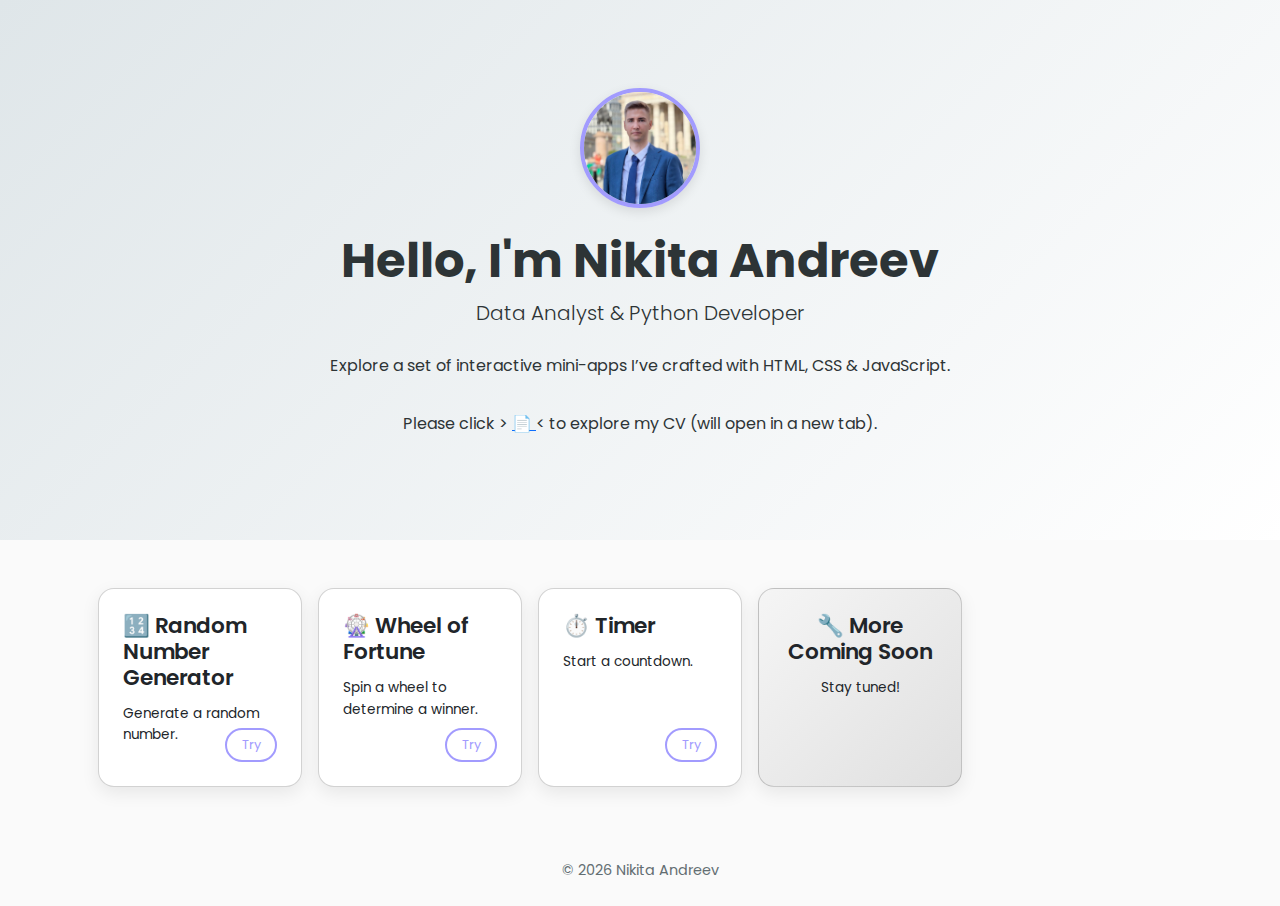
<file: index.html>
<!DOCTYPE html>
<html lang="en">
  <head>
    <meta charset="UTF-8" />
    <meta name="viewport" content="width=device-width,initial-scale=1" />
    <title>Nikita Andreev — Portfolio</title>

    <!-- Google Font -->
    <link
      href="https://fonts.googleapis.com/css2?family=Poppins:wght@300;400;600&display=swap"
      rel="stylesheet"
    />

    <!-- Bootstrap CSS -->
    <link
      href="https://cdn.jsdelivr.net/npm/bootstrap@5.4.0/dist/css/bootstrap.min.css"
      rel="stylesheet"
    />

    <link rel="stylesheet" href="css/style.css" />
  </head>
  <body>
    <!-- Hero Section -->
    <section
      class="hero d-flex flex-column align-items-center justify-content-center"
    >
      <img src="css/profile.jpg" alt="Profile" class="hero-img mb-4" />
      <h1 class="display-5 fw-bold">Hello, I'm Nikita Andreev</h1>
      <p class="lead mb-4">Data Analyst &amp; Python Developer</p>
      <p>
        Explore a set of interactive mini-apps I’ve crafted with HTML, CSS &amp;
        JavaScript.
      </p>
      <p class="mt-3">
        Please click >
        <a
          href="my-cv.pdf"
          target="_blank"
          rel="noopener noreferrer"
          class="no-underline"
        >
          <span class="cv-emoji">📄</span>
        </a>
        < to explore my CV (will open in a new tab).
      </p>
    </section>

    <!-- Mini-Apps Grid -->
    <section class="container py-5">
      <div class="apps-grid">
        <!-- Random Number Generator -->
        <div class="card card-app">
          <div class="card-body d-flex flex-column">
            <h5 class="card-title">🔢 Random Number Generator</h5>
            <p class="card-text">Generate a random number.</p>
            <a
              href="apps/random-number/index.html"
              class="btn btn-light mt-auto"
              >Try</a
            >
          </div>
        </div>

        <!-- Wheel of Fortune -->
        <div class="card card-app">
          <div class="card-body d-flex flex-column">
            <h5 class="card-title">🎡 Wheel of Fortune</h5>
            <p class="card-text">Spin a wheel to determine a winner.</p>
            <a
              href="apps/wheel-spinner/index.html"
              class="btn btn-light mt-auto"
              >Try</a
            >
          </div>
        </div>

        <!-- Timer -->
        <div class="card card-app">
          <div class="card-body d-flex flex-column">
            <h5 class="card-title">⏱️ Timer</h5>
            <p class="card-text">Start a countdown.</p>
            <a href="apps/timer/index.html" class="btn btn-light mt-auto"
              >Try</a
            >
          </div>
        </div>

        <!-- More Coming Soon -->
        <div class="card card-app coming-soon">
          <div class="card-body d-flex flex-column text-center">
            <h5 class="card-title">🔧 More Coming Soon</h5>
            <p class="card-text">Stay tuned!</p>
          </div>
        </div>
      </div>
    </section>

    <!-- Footer -->
    <footer>&copy; <span id="year"></span> Nikita Andreev</footer>

    <script>
      document.getElementById("year").textContent = new Date().getFullYear();
    </script>
    <script src="https://cdn.jsdelivr.net/npm/bootstrap@5.4.0/dist/js/bootstrap.bundle.min.js"></script>
  </body>
</html>
</file>
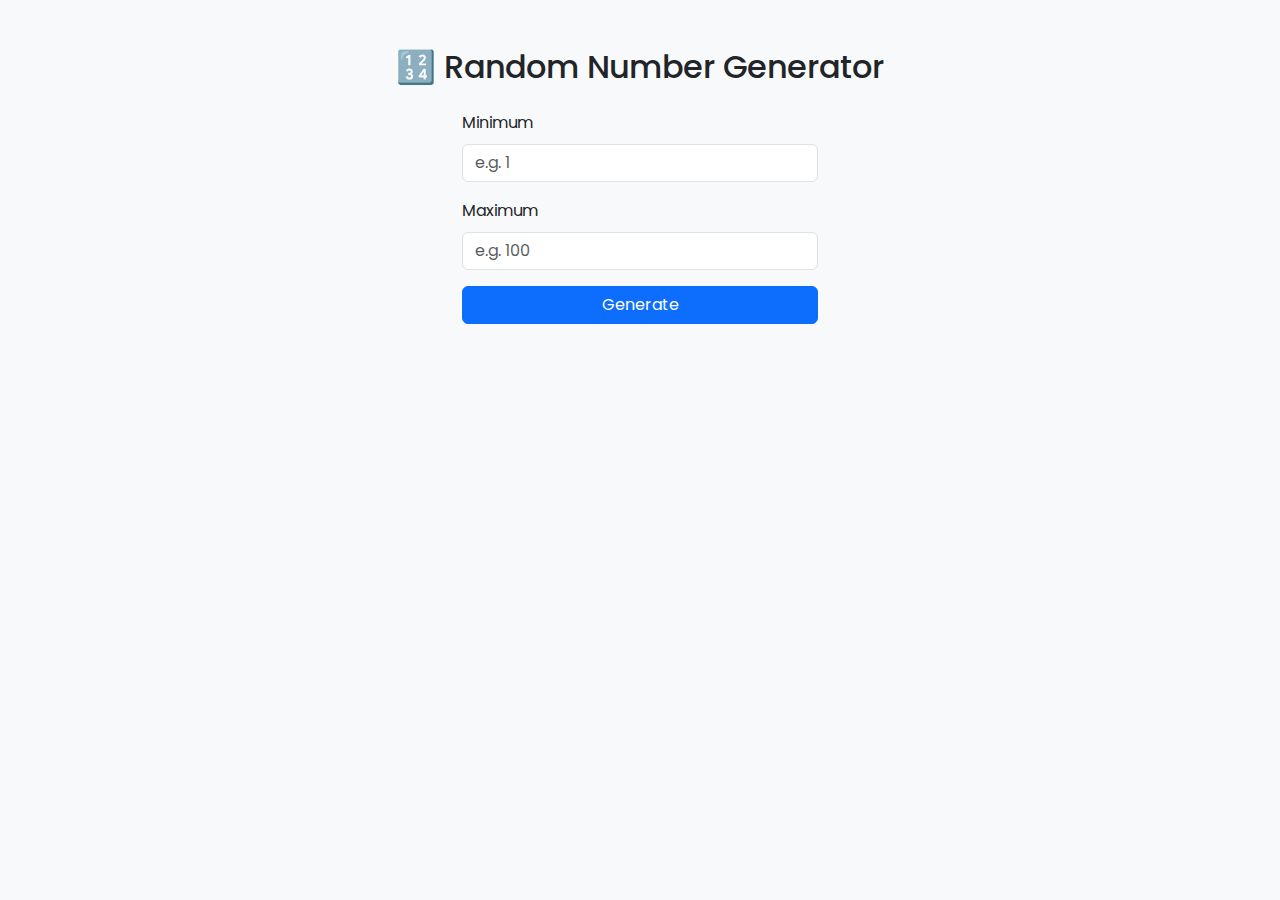
<file: apps/random-number/index.html>
<!DOCTYPE html>
<html lang="en">
  <head>
    <meta charset="UTF-8" />
    <meta name="viewport" content="width=device-width,initial-scale=1" />
    <title>Random Number Generator</title>
    <!-- Bootstrap & Google Font (same as homepage) -->
    <link
      href="https://fonts.googleapis.com/css2?family=Poppins:wght@300;400;600&display=swap"
      rel="stylesheet"
    />
    <link
      href="https://cdn.jsdelivr.net/npm/bootstrap@5.4.0/dist/css/bootstrap.min.css"
      rel="stylesheet"
    />
    <!-- Your main stylesheet -->
    <link rel="stylesheet" href="../../css/style.css" />
  </head>
  <body class="bg-light text-dark">
    <div class="container py-5">
      <h2 class="mb-4 text-center">🔢 Random Number Generator</h2>
      <div class="row justify-content-center">
        <div class="col-sm-6 col-md-4">
          <div class="mb-3">
            <label for="min" class="form-label">Minimum</label>
            <input
              type="number"
              id="min"
              class="form-control"
              placeholder="e.g. 1"
            />
          </div>
          <div class="mb-3">
            <label for="max" class="form-label">Maximum</label>
            <input
              type="number"
              id="max"
              class="form-control"
              placeholder="e.g. 100"
            />
          </div>
          <button id="go" class="btn btn-primary w-100">Generate</button>
          <p id="result" class="mt-4 h4 text-center"></p>
        </div>
      </div>
    </div>

    <script>
      document.getElementById("go").addEventListener("click", () => {
        const min = parseInt(document.getElementById("min").value, 10);
        const max = parseInt(document.getElementById("max").value, 10);
        if (isNaN(min) || isNaN(max)) {
          alert("Please enter both min and max values.");
          return;
        }
        const rand = Math.floor(Math.random() * (max - min + 1)) + min;
        document.getElementById("result").textContent = rand;
      });
    </script>
  </body>
</html>
</file>
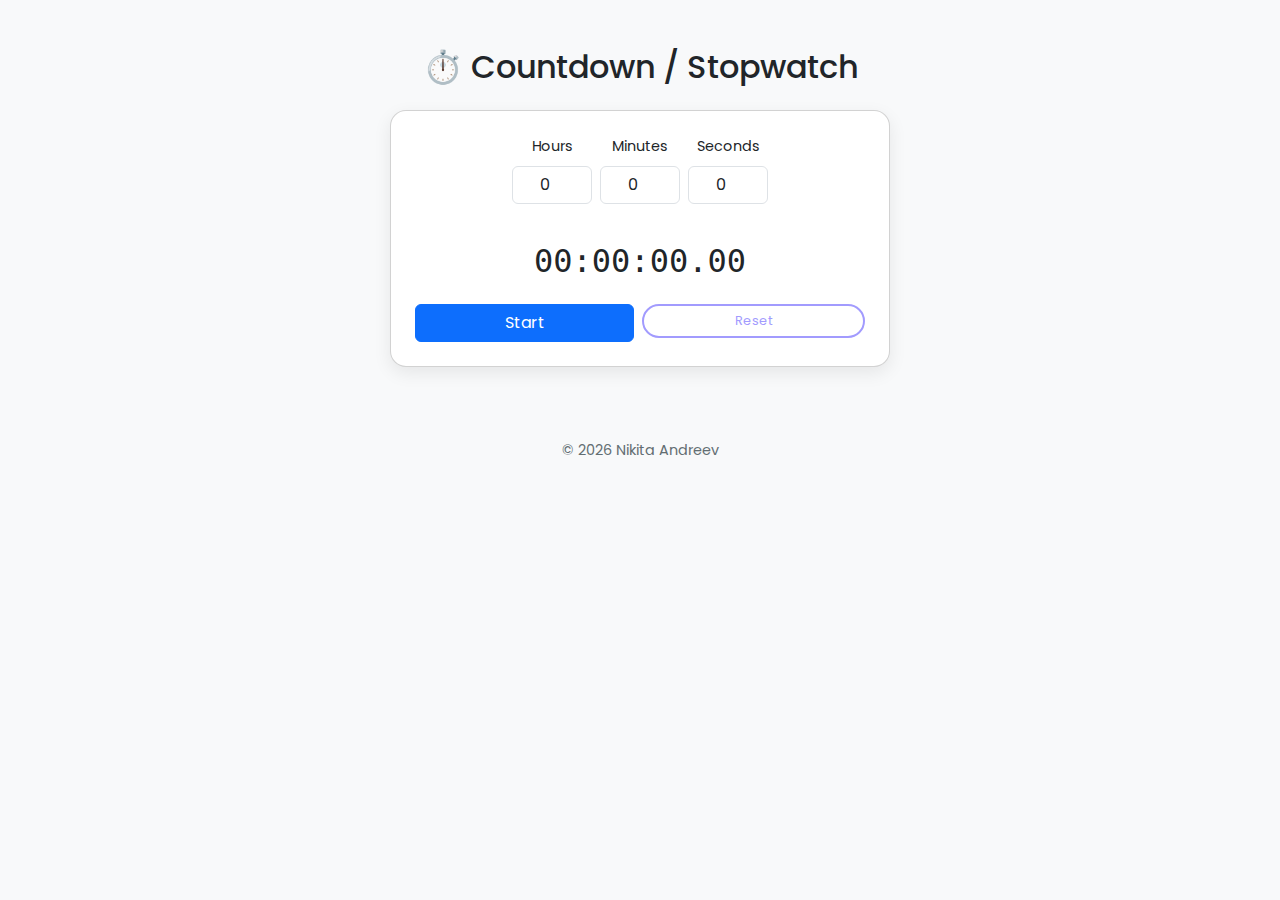
<file: apps/timer/index.html>
<!DOCTYPE html>
<html lang="en">
  <head>
    <meta charset="UTF-8" />
    <meta name="viewport" content="width=device-width,initial-scale=1" />
    <title>⏱️ Countdown / Stopwatch</title>

    <!-- Google Font & Bootstrap -->
    <link
      href="https://fonts.googleapis.com/css2?family=Poppins:wght@300;400;600&display=swap"
      rel="stylesheet"
    />
    <link
      href="https://cdn.jsdelivr.net/npm/bootstrap@5.4.0/dist/css/bootstrap.min.css"
      rel="stylesheet"
    />

    <!-- Main stylesheet -->
    <link rel="stylesheet" href="../../css/style.css" />

    <style>
      .tool-card {
        max-width: 500px;
        margin: auto;
      }
      .display {
        font-size: 2rem;
        font-family: monospace; /* fixed-width font */
        text-align: center;
        margin: 1rem 0;
      }
      .inputs .form-control {
        width: 80px; /* equal width */
        text-align: center;
      }
      .inputs .form-label {
        font-size: 0.9rem;
        text-align: center;
      }
    </style>
  </head>
  <body class="bg-light text-dark">
    <section class="container py-5">
      <h2 id="page-title" class="mb-4 text-center">⏱️ Countdown / Stopwatch</h2>

      <div class="card card-app tool-card">
        <div class="card-body d-flex flex-column">
          <!-- Inputs with labels -->
          <div class="row inputs gx-2 mb-3 justify-content-center">
            <div class="col-auto d-flex flex-column align-items-center">
              <label for="inp-hrs" class="form-label">Hours</label>
              <input
                type="number"
                id="inp-hrs"
                class="form-control"
                placeholder="HH"
                min="0"
                value="0"
              />
            </div>
            <div class="col-auto d-flex flex-column align-items-center">
              <label for="inp-min" class="form-label">Minutes</label>
              <input
                type="number"
                id="inp-min"
                class="form-control"
                placeholder="MM"
                min="0"
                max="59"
                value="0"
              />
            </div>
            <div class="col-auto d-flex flex-column align-items-center">
              <label for="inp-sec" class="form-label">Seconds</label>
              <input
                type="number"
                id="inp-sec"
                class="form-control"
                placeholder="SS"
                min="0"
                max="59"
                value="0"
              />
            </div>
          </div>

          <!-- Display -->
          <div id="display" class="display">00:00:00.00</div>

          <!-- Controls -->
          <div class="d-flex gap-2 mt-auto">
            <button id="btn-start" class="btn btn-primary flex-fill">
              Start
            </button>
            <button id="btn-reset" class="btn btn-light flex-fill">
              Reset
            </button>
          </div>
        </div>
      </div>
    </section>

    <footer class="text-center py-4">
      &copy; <span id="year"></span> Nikita Andreev
    </footer>

    <script src="https://cdn.jsdelivr.net/npm/bootstrap@5.4.0/dist/js/bootstrap.bundle.min.js"></script>
    <script>
      document.getElementById("year").textContent = new Date().getFullYear();
    </script>

    <script>
      const inpH = document.getElementById("inp-hrs"),
        inpM = document.getElementById("inp-min"),
        inpS = document.getElementById("inp-sec"),
        disp = document.getElementById("display"),
        btnStart = document.getElementById("btn-start"),
        btnReset = document.getElementById("btn-reset"),
        pageTitle = document.getElementById("page-title");

      let mode = null,
        swInterval = null,
        cdInterval = null;
      let swStart = 0,
        swElapsed = 0,
        cdRemaining = 0;

      function pad(n, d = 2) {
        return String(n).padStart(d, "0");
      }

      btnStart.addEventListener("click", () => {
        // start new
        if (!mode) {
          const h = +inpH.value || 0,
            m = +inpM.value || 0,
            s = +inpS.value || 0;
          if (h || m || s) {
            mode = "cd";
            pageTitle.textContent = "⏳ Countdown";
            cdRemaining = h * 3600 + m * 60 + s;
            inpH.disabled = inpM.disabled = inpS.disabled = true;
            btnStart.textContent = "Pause";
            updateDisplay();
            cdInterval = setInterval(() => {
              cdRemaining--;
              if (cdRemaining < 0) finishCountdown();
              else updateDisplay();
            }, 1000);
          } else {
            mode = "sw";
            pageTitle.textContent = "⏲️ Stopwatch";
            swStart = Date.now() - swElapsed;
            btnStart.textContent = "Pause";
            swInterval = setInterval(() => {
              swElapsed = Date.now() - swStart;
              updateDisplay();
            }, 50);
          }
        }
        // pause/resume
        else if (mode === "sw") {
          if (swInterval) {
            clearInterval(swInterval);
            swInterval = null;
            btnStart.textContent = "Resume";
          } else {
            swStart = Date.now() - swElapsed;
            btnStart.textContent = "Pause";
            swInterval = setInterval(() => {
              swElapsed = Date.now() - swStart;
              updateDisplay();
            }, 50);
          }
        } else if (mode === "cd") {
          if (cdInterval) {
            clearInterval(cdInterval);
            cdInterval = null;
            btnStart.textContent = "Resume";
          } else {
            btnStart.textContent = "Pause";
            cdInterval = setInterval(() => {
              cdRemaining--;
              if (cdRemaining < 0) finishCountdown();
              else updateDisplay();
            }, 1000);
          }
        }
      });

      btnReset.addEventListener("click", () => {
        clearInterval(swInterval);
        clearInterval(cdInterval);
        mode = null;
        swInterval = cdInterval = null;
        swElapsed = 0;
        cdRemaining = 0;
        inpH.disabled = inpM.disabled = inpS.disabled = false;
        inpH.value = inpM.value = inpS.value = 0;
        btnStart.textContent = "Start";
        pageTitle.textContent = "⏱️ Countdown / Stopwatch";
        disp.textContent = "00:00:00.00";
      });

      function updateDisplay() {
        if (mode === "cd") {
          const h = Math.floor(cdRemaining / 3600),
            m = Math.floor((cdRemaining % 3600) / 60),
            s = cdRemaining % 60;
          disp.textContent = `${pad(h)}:${pad(m)}:${pad(s)}`;
        } else {
          const ms = swElapsed,
            h = Math.floor(ms / 3600000),
            m = Math.floor((ms % 3600000) / 60000),
            s = Math.floor((ms % 60000) / 1000),
            cs = Math.floor((ms % 1000) / 10);
          disp.textContent = `${pad(h)}:${pad(m)}:${pad(s)}.${pad(cs)}`;
        }
      }

      function finishCountdown() {
        clearInterval(cdInterval);
        mode = null;
        cdInterval = null;
        inpH.disabled = inpM.disabled = inpS.disabled = false;
        btnStart.textContent = "Start";
        pageTitle.textContent = "⏱️ Countdown / Stopwatch";
        alert("⏰ Time’s up!");
      }
    </script>
  </body>
</html>
</file>
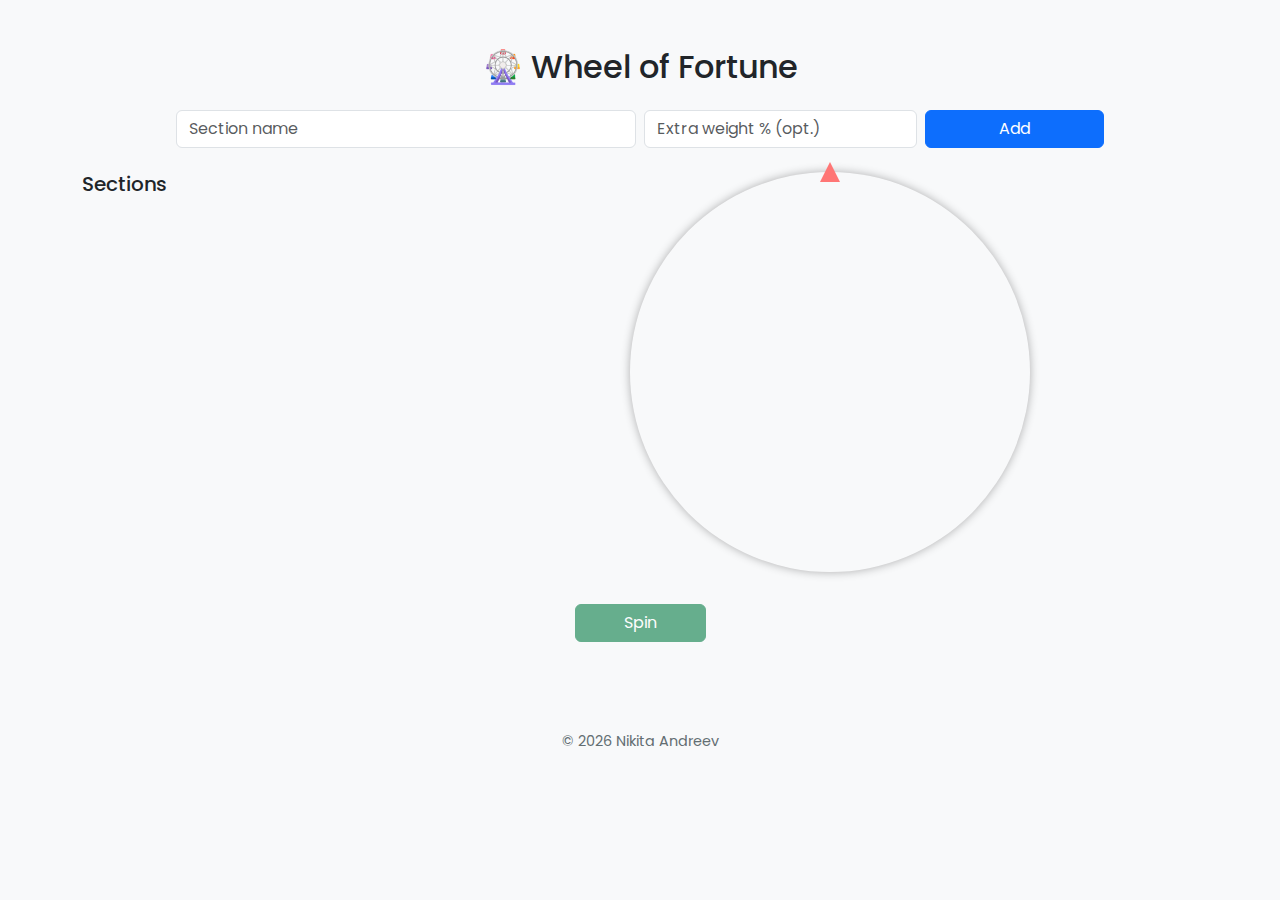
<file: apps/wheel-spinner/index.html>
<!DOCTYPE html>
<html lang="en">
  <head>
    <meta charset="UTF-8" />
    <meta name="viewport" content="width=device-width,initial-scale=1" />
    <title>🎡 Wheel of Fortune</title>

    <!-- Google Font & Bootstrap -->
    <link
      href="https://fonts.googleapis.com/css2?family=Poppins:wght@300;400;600&display=swap"
      rel="stylesheet"
    />
    <link
      href="https://cdn.jsdelivr.net/npm/bootstrap@5.4.0/dist/css/bootstrap.min.css"
      rel="stylesheet"
    />

    <!-- Main stylesheet -->
    <link rel="stylesheet" href="../../css/style.css" />

    <style>
      /* Wheel container & pointer */
      .wheel-container {
        position: relative;
        width: 100%;
        max-width: 400px;
        margin: auto;
      }
      #wheel {
        width: 100%;
        border-radius: 50%;
        box-shadow: 0 0 10px rgba(0, 0, 0, 0.3);
        transition: transform 5s ease-out;
        transform: rotate(0rad);
      }
      /* Pointer at top, pointing down */
      #wheel-pointer {
        position: absolute;
        top: -10px;
        left: 50%;
        border-left: 10px solid transparent;
        border-right: 10px solid transparent;
        border-bottom: 20px solid #ff7675; /* coral contrast */
        transform: translateX(-50%);
        z-index: 2;
      }
      /* List of options styling */
      #optionsList {
        max-height: 400px;
        overflow-y: auto;
      }
    </style>
  </head>
  <body class="bg-light text-dark">
    <section class="container py-5">
      <h2 class="mb-4 text-center">🎡 Wheel of Fortune</h2>

      <!-- Input form -->
      <div class="row g-2 mb-4 justify-content-center">
        <div class="col-sm-6 col-md-5">
          <input
            type="text"
            id="optionName"
            class="form-control"
            placeholder="Section name"
          />
        </div>
        <div class="col-sm-4 col-md-3">
          <input
            type="number"
            id="optionPremium"
            class="form-control"
            placeholder="Extra weight % (opt.)"
            min="0"
          />
        </div>
        <div class="col-sm-2 col-md-2">
          <button id="addOption" class="btn btn-primary w-100">Add</button>
        </div>
      </div>

      <!-- Options list + Wheel -->
      <div class="row mb-4">
        <div class="col-md-4">
          <h5>Sections</h5>
          <ul id="optionsList" class="list-group"></ul>
        </div>
        <div class="col-md-8 d-flex justify-content-center">
          <div class="wheel-container">
            <canvas id="wheel" width="400" height="400"></canvas>
            <div id="wheel-pointer"></div>
          </div>
        </div>
      </div>

      <!-- Spin button -->
      <div class="text-center mb-3">
        <button id="spin" class="btn btn-success px-5" disabled>Spin</button>
      </div>

      <!-- Result -->
      <div id="result" class="alert d-none text-center"></div>
    </section>

    <footer class="text-center py-4">
      &copy; <span id="year"></span> Nikita Andreev
    </footer>

    <script src="https://cdn.jsdelivr.net/npm/bootstrap@5.4.0/dist/js/bootstrap.bundle.min.js"></script>
    <script>
      document.getElementById("year").textContent = new Date().getFullYear();
    </script>

    <script>
      const canvas = document.getElementById("wheel");
      const ctx = canvas.getContext("2d");
      const spinBtn = document.getElementById("spin");
      const resultEl = document.getElementById("result");
      const listEl = document.getElementById("optionsList");

      // Fixed pool of 20 contrast colours
      const COLORS = [
        "#e6194b",
        "#3cb44b",
        "#ffe119",
        "#0082c8",
        "#f58231",
        "#911eb4",
        "#46f0f0",
        "#f032e6",
        "#d2f53c",
        "#fabebe",
        "#008080",
        "#e6beff",
        "#aa6e28",
        "#fffac8",
        "#800000",
        "#aaffc3",
        "#808000",
        "#ffd8b1",
        "#000080",
        "#808080",
      ];
      const colorMap = {}; // name -> colour
      let nextColor = 0;

      let options = [];

      // Render the side list
      function renderList() {
        listEl.innerHTML = "";
        options.forEach((opt, i) => {
          const li = document.createElement("li");
          li.className =
            "list-group-item d-flex justify-content-between align-items-center";
          li.textContent =
            `${opt.name}` + (opt.premium > 0 ? ` (+${opt.premium}%)` : "");
          const rm = document.createElement("button");
          rm.className = "btn-close";
          rm.onclick = () => {
            options.splice(i, 1);
            renderList();
            drawWheel();
            spinBtn.disabled = options.length < 2;
          };
          li.appendChild(rm);
          listEl.appendChild(li);
        });
      }

      // Draw the wheel slices
      function drawWheel() {
        const total = options.reduce((sum, o) => sum + o.weight, 0);
        let startAng = 0;
        ctx.clearRect(0, 0, 400, 400);
        options.forEach((opt) => {
          const sliceAng = (opt.weight / total) * 2 * Math.PI;
          ctx.beginPath();
          ctx.moveTo(200, 200);
          ctx.arc(200, 200, 200, startAng, startAng + sliceAng);
          ctx.fillStyle = opt.color;
          ctx.fill();
          ctx.stroke();
          // Label
          ctx.save();
          ctx.translate(200, 200);
          ctx.rotate(startAng + sliceAng / 2);
          ctx.textAlign = "right";
          ctx.fillStyle = "#2d3436";
          ctx.font = "bold 14px Poppins";
          ctx.fillText(opt.name, 180, 0);
          ctx.restore();
          startAng += sliceAng;
        });
      }

      // Add new section
      document.getElementById("addOption").addEventListener("click", () => {
        const name = document.getElementById("optionName").value.trim();
        let premium = parseFloat(
          document.getElementById("optionPremium").value
        );
        if (!name) return alert("Enter a section name.");
        if (isNaN(premium) || premium < 0) premium = 0;
        const weight = 1 + premium / 100;
        // assign colour
        if (!colorMap[name]) {
          colorMap[name] = COLORS[nextColor % COLORS.length];
          nextColor++;
        }
        options.push({ name, premium, weight, color: colorMap[name] });
        document.getElementById("optionName").value = "";
        document.getElementById("optionPremium").value = "";
        renderList();
        drawWheel();
        spinBtn.disabled = options.length < 2;
        resultEl.classList.add("d-none");
      });

      // Spin (eliminate one)
      spinBtn.addEventListener("click", () => {
        if (options.length < 2) return;
        const total = options.reduce((s, o) => s + o.weight, 0);
        let r = Math.random() * total,
          idx = 0;
        for (let i = 0; i < options.length; i++) {
          r -= options[i].weight;
          if (r <= 0) {
            idx = i;
            break;
          }
        }
        // calculate rotation
        let accum = 0;
        for (let i = 0; i < idx; i++) accum += options[i].weight;
        const startAng = (accum / total) * 2 * Math.PI;
        const sliceAng = (options[idx].weight / total) * 2 * Math.PI;
        const midAng = startAng + sliceAng / 2;
        const pointerAng = -Math.PI / 2;
        const extraSpins = 3 * 2 * Math.PI;
        const rotateTo = extraSpins + (pointerAng - midAng);

        canvas.style.transition = "transform 5s ease-out";
        canvas.style.transform = `rotate(${rotateTo}rad)`;
        spinBtn.disabled = true;

        canvas.addEventListener("transitionend", function handler() {
          canvas.removeEventListener("transitionend", handler);
          const eliminated = options.splice(idx, 1)[0];
          canvas.style.transition = "none";
          canvas.style.transform = "rotate(0rad)";
          drawWheel();
          renderList();

          if (options.length > 1) {
            resultEl.textContent = `Eliminated: ${eliminated.name}`;
            resultEl.className = "alert alert-info text-center";
            spinBtn.disabled = false;
          } else {
            resultEl.textContent = `🎉 Winner: ${options[0].name}`;
            resultEl.className = "alert alert-success text-center";
          }
          resultEl.classList.remove("d-none");
        });
      });
    </script>
  </body>
</html>
</file>
<file: css/style.css>
:root {
  --accent: #a29bfe;
  --text: #2d3436;
  --bg-light: #fafafa;
}

body {
  font-family: "Poppins", sans-serif;
  color: var(--text);
  background-color: var(--bg-light);
  line-height: 1.6;
}

/* Hero Section */
.hero {
  min-height: 60vh;
  background: linear-gradient(135deg, #dfe6e9 0%, #ffffff 100%);
  padding: 4rem 0;
  display: flex;
  justify-content: center;
  align-items: center;
  text-align: center;
  flex-direction: column;
}

/* Profile image */
.hero-img {
  width: 120px;
  height: 120px;
  object-fit: cover;
  border-radius: 50%;
  border: 4px solid var(--accent);
  box-shadow: 0 4px 12px rgba(0, 0, 0, 0.1);
  transition: transform 0.3s ease;
}
.hero-img:hover {
  transform: scale(1.05);
}

/* Grid container */
.apps-grid {
  display: grid;
  grid-template-columns: repeat(auto-fill, minmax(180px, 1fr));
  gap: 1rem; /* increased gap */
  padding: 0 1rem;
}

/* Card base */
.card-app {
  display: flex;
  flex-direction: column;
  background-color: #fff;
  border-radius: 1rem;
  box-shadow: 0 6px 18px rgba(0, 0, 0, 0.08);
  transition: transform 0.3s ease, box-shadow 0.3s ease;
}
.card-app:hover {
  transform: translateY(-6px);
  box-shadow: 0 12px 24px rgba(0, 0, 0, 0.12);
}

/* Card content padding */
.card-body {
  padding: 1.5rem;
  display: flex;
  flex-direction: column;
}

/* “More Coming Soon” card style */
.coming-soon {
  background: linear-gradient(135deg, #f5f5f5 0%, #e0e0e0 100%);
}

/* Title & text */
.card-title {
  font-size: 1.35rem;
  font-weight: 600;
  margin-bottom: 0.75rem;
}

.card-text {
  font-size: 0.85rem;
  margin-bottom: 1rem;
  flex-grow: 1;
}

/* Button styling */
.btn-light {
  font-size: 0.8rem;
  padding: 0.35rem 0.9rem;
  border-radius: 50px;
  border: 2px solid var(--accent);
  background-color: transparent;
  color: var(--accent);
  align-self: flex-start;
  transition: background-color 0.3s ease, color 0.3s ease;
}
.btn-light:hover {
  background-color: var(--accent);
  color: #fff;
  text-decoration: none;
}

/* Pin Try buttons to bottom-right of each mini-card */
.apps-grid .card-app {
  position: relative; /* establish a positioning context */
}

.apps-grid .card-app .btn-light {
  position: absolute;
  bottom: 1.5rem; /* same as your .card-body padding */
  right: 1.5rem; /* ditto */
  margin: 0; /* reset any auto margins */
  text-decoration: none !important;
}

/* Ensure no underline on hover/focus */
.apps-grid .card-app .btn-light:hover,
.apps-grid .card-app .btn-light:focus {
  text-decoration: none;
}

.apps-grid .card-app .card-title {
  margin-top: 0;
}

/* Footer */
footer {
  font-size: 0.9rem;
  color: #636e72;
  padding: 1.5rem 0;
  text-align: center;
}
</file>
